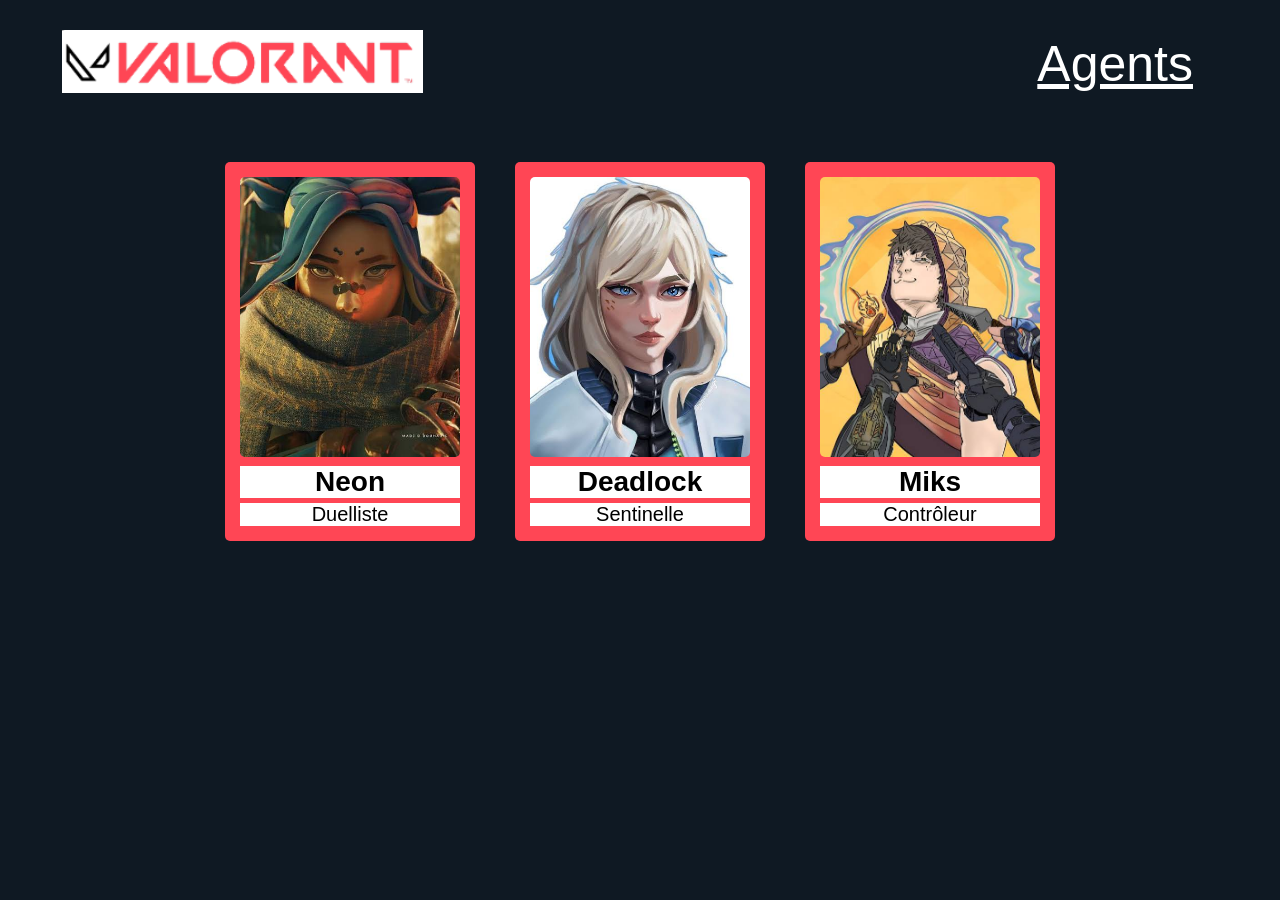
<file: Zhang_Ethan_GRB_HTMLCSS/agents.html>
<!doctype html>

<html>
<head>
    <meta charset="utf-8" />
    <link rel="stylesheet" href="style.css" />
    <title>Neon - Valorant</title>
</head>
<body>
    <div class="site">
    <header>
        <div class="logo">
        <a href="valorant.html">
        <img src="Valorant logo.png" alt="Logo Valorant" />
        </div>

        <div class="agents">
        <a href="agents.html">Agents</a>
        </div>

    </header>
    <main>
    <div class="liste-agents">
        <div class="carte-agent">
        <a href="neon.html">
            <img src="neonflow.jpg" alt="Neon" />
            <h2>Neon</h2>
            <p>Duelliste</p>
        </a>
        </div>
        <div class="carte-agent">
        <a href="deadlock.html">
            <img src="deadlock aura farming.jpg" alt="Deadlock" />
            <h2>Deadlock</h2>
            <p>Sentinelle</p>
        </a>
        </div>
        <div class="carte-agent">
        <a href="miks.html">
            <img src="Miks.jpg" alt="Miks" />
            <h2>Miks</h2>
            <p>Contrôleur</p>
        </a>
        </div>
    </div>
        </main>
    <footer>
        
    </footer>
    </body>
</html>
</file>
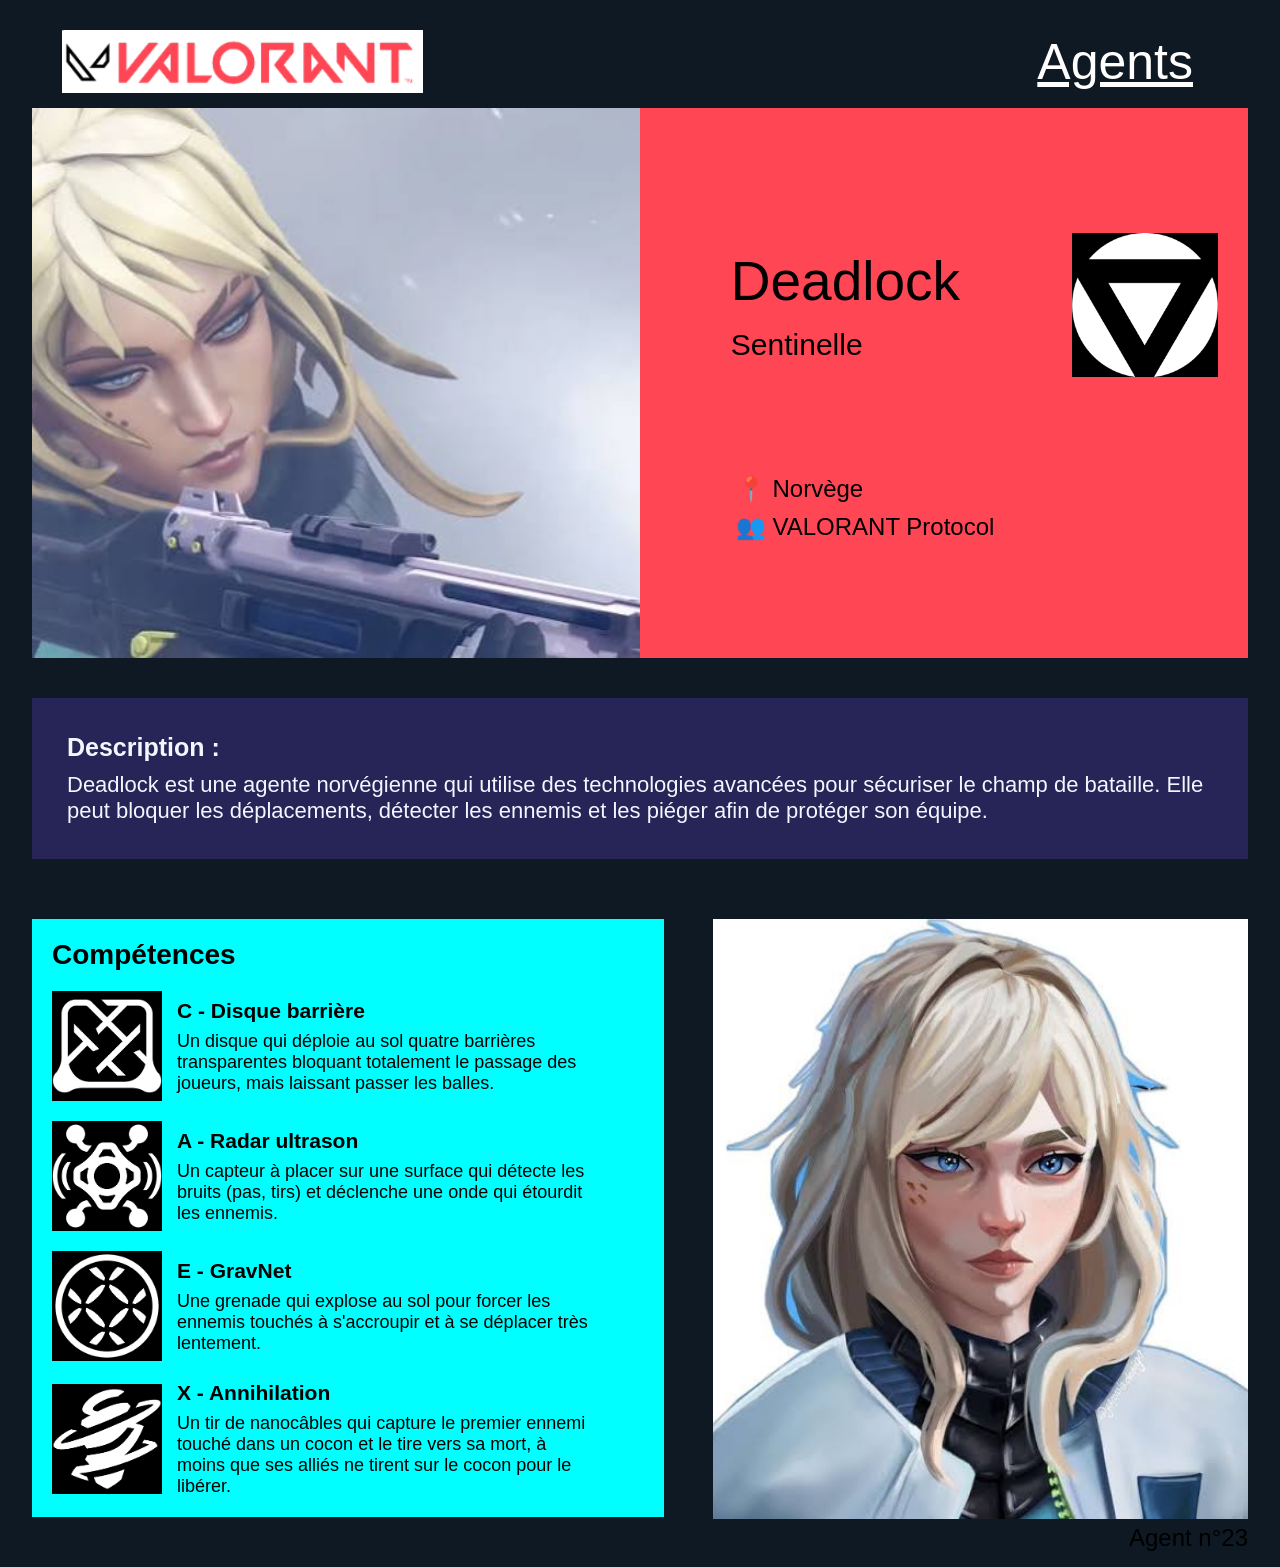
<file: Zhang_Ethan_GRB_HTMLCSS/deadlock.html>
<html>
<head>
    <meta charset="utf-8" />
    <link rel="stylesheet" href="style.css" />
    <title>Neon - Valorant</title>
</head>
<body>
    <div class="site">
    <header>
        <div class="logo">
        <a href="valorant.html">
        <img src="Valorant logo.png" alt="Logo Valorant" />
        </div>

        <div class="agents">
        <a href="agents.html">Agents</a>
        </div>

    </header>

    </header>
<section class="haut">
        <div class="image-neon">
            <img src="Deadlock pp.jpg" alt="Deadlock" />
        </div>

        <div class="informations">
            <div class="identite">
            <div class="identite-texte">
                <h1>Deadlock</h1>
                <p>Sentinelle</p>
            </div>
            <div class="identite-logo">
                <img src="Sentinelle logo.png" alt="Logo Sentinelle" />
            </div>
            </div>
            <div class="origine">
            <p>📍 Norvège</p>
            <p>👥 VALORANT Protocol</p>
            </div>
        </div>
        </section>
        <section class="description">
        <h2>Description :</h2>
        <p>
            Deadlock est une agente norvégienne qui utilise des technologies avancées pour sécuriser le champ de bataille. Elle peut bloquer les déplacements, détecter les ennemis et les piéger afin de protéger son équipe.
        </p>
        </section>
        <section class="bas">
        <div class="competences">
            <h2>Compétences</h2>

            <!-- COMPETENCE 1 -->
            <div class="competence">
            <img src="Deadlock c.png" alt="Disque barrière" />

            <div class="texte-competence">
                <h3>C - Disque barrière</h3>

                <p>
                Un disque qui déploie au sol quatre barrières transparentes bloquant totalement le passage des joueurs, mais laissant passer les balles.
                </p>
            </div>
            </div>

            <!-- COMPETENCE 2 -->
            <div class="competence">
            <img src="Deadlock A.png" alt="Radar ultrason" />

            <div class="texte-competence">
                <h3>A - Radar ultrason</h3>

                <p>
                Un capteur à placer sur une surface qui détecte les bruits (pas, tirs) et déclenche une onde qui étourdit les ennemis.
                </p>
            </div>
            </div>

            <!-- COMPETENCE 3 -->
            <div class="competence">
            <img src="Deadlock E.png" alt="GravNet" />

            <div class="texte-competence">
                <h3>E - GravNet</h3>

                <p>
                Une grenade qui explose au sol pour forcer les ennemis touchés à s'accroupir et à se déplacer très lentement.
                </p>
            </div>
            </div>

            <!-- COMPETENCE 4 -->
            <div class="competence">
            <img src="Deadlock x.png" alt="Annihilation" />

            <div class="texte-competence">
                <h3>X - Annihilation</h3>

                <p>
                Un tir de nanocâbles qui capture le premier ennemi touché dans un cocon et le tire vers sa mort, à moins que ses alliés ne tirent sur le cocon pour le libérer.
                </p>
            </div>
            </div>
        </div>
        <div class="portrait">
            <img src="deadlock aura farming.jpg" alt="Portrait de Deadlock" />

            <p>Agent n°23</p>
        </div>
        </section>
    </main>
    </div>
</body>
</html>
</file>
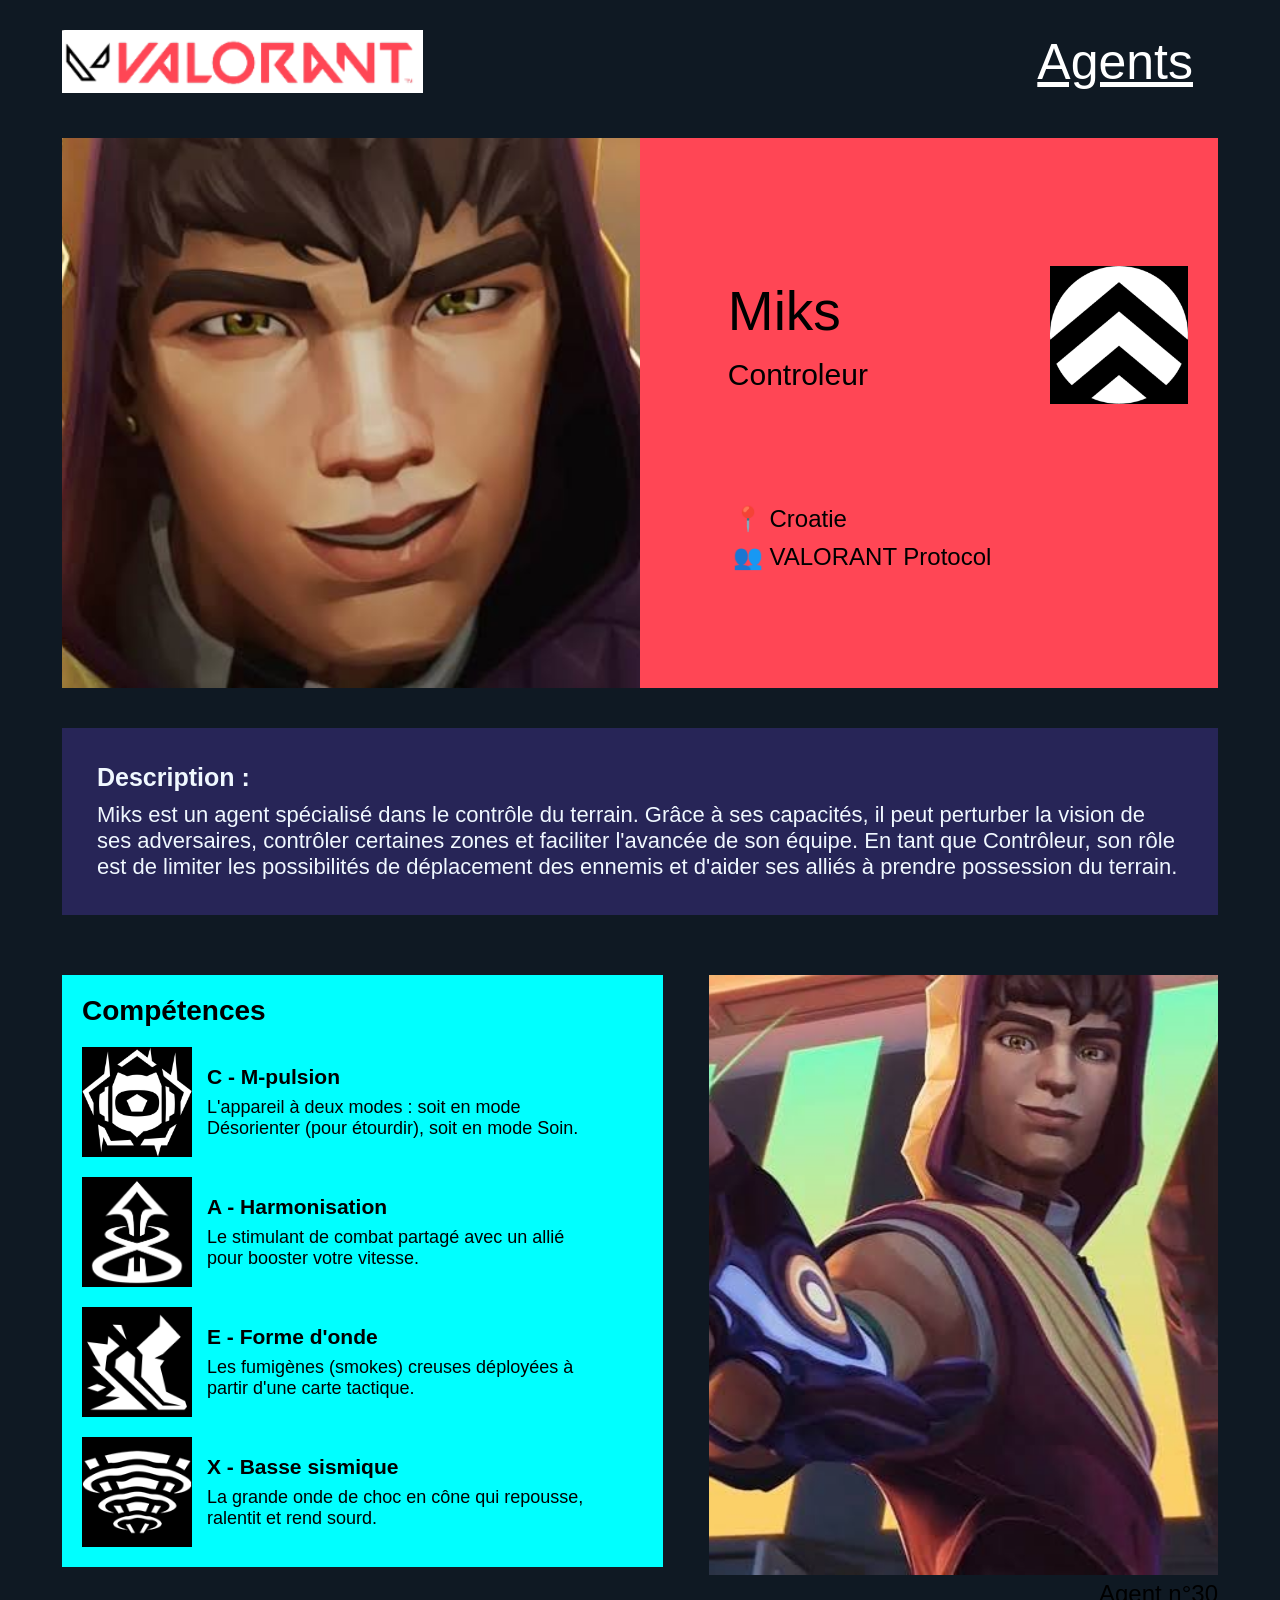
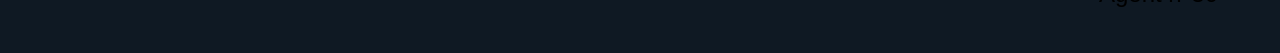
<file: Zhang_Ethan_GRB_HTMLCSS/miks.html>
<html>
<head>
    <meta charset="utf-8" />
    <link rel="stylesheet" href="style.css" />
    <title>Neon - Valorant</title>
</head>
<body>
    <div class="site">
    <header>
        <div class="logo">
        <a href="valorant.html">
        <img src="Valorant logo.png" alt="Logo Valorant" />
        </div>

        <div class="agents">
        <a href="agents.html">Agents</a>
        </div>

    </header>

    <main>
        <section class="haut">
        <div class="image-neon">
            <img src="Miks flex.jpg" alt="Miks1" />
        </div>

        <div class="informations">
            <div class="identite">
            <div class="identite-texte">
                <h1>Miks</h1>
                <p>Controleur</p>
            </div>
            <div class="identite-logo">
                <img src="Controller logo.png" alt="Logo Controleur" />
            </div>
            </div>
            <div class="origine">
            <p>📍 Croatie</p>
            <p>👥 VALORANT Protocol</p>
            </div>
        </div>
        </section>
        <section class="description">
        <h2>Description :</h2>
        <p>
            Miks est un agent spécialisé dans le contrôle du terrain. Grâce à ses capacités, il peut perturber la vision de ses adversaires, contrôler certaines zones et faciliter l'avancée de son équipe. En tant que Contrôleur, son rôle est de limiter les possibilités de déplacement des ennemis et d'aider ses alliés à prendre possession du terrain.
        </p>
        </section>
        <section class="bas">
        <div class="competences">
            <h2>Compétences</h2>

            <!-- COMPETENCE 1 -->
            <div class="competence">
            <img src="Miks C.png" alt="M-pulsion" />

            <div class="texte-competence">
                <h3>C - M-pulsion</h3>
                <p>
                L'appareil à deux modes : soit en mode Désorienter (pour étourdir), soit en mode Soin.
                </p>
            </div>
            </div>

            <!-- COMPETENCE 2 -->
            <div class="competence">
            <img src="Miks A.png" alt="Harmonisation" />

            <div class="texte-competence">
                <h3>A - Harmonisation</h3>
                <p>
                Le stimulant de combat partagé avec un allié pour booster votre vitesse.
                </p>
            </div>
            </div>

            <!-- COMPETENCE 3 -->
            <div class="competence">
            <img src="E.png" alt="Forme d'onde" />

            <div class="texte-competence">
                <h3>E - Forme d'onde</h3>
                <p>
                Les fumigènes (smokes) creuses déployées à partir d'une carte tactique.
                </p>
            </div>
            </div>

            <!-- COMPETENCE 4 -->
            <div class="competence">
            <img src="Miks X.png" alt="Basse sismique" />

            <div class="texte-competence">
                <h3>X - Basse sismique</h3>

                <p>
                La grande onde de choc en cône qui repousse, ralentit et rend sourd.
                </p>
            </div>
            </div>
        </div>
        <div class="portrait">
            <img src="Miks pp.jpg" alt="Portrait de Miks" />

            <p>Agent n°30</p>
        </div>
        </section>
    </main>
    </div>
</body>
</html>
</file>
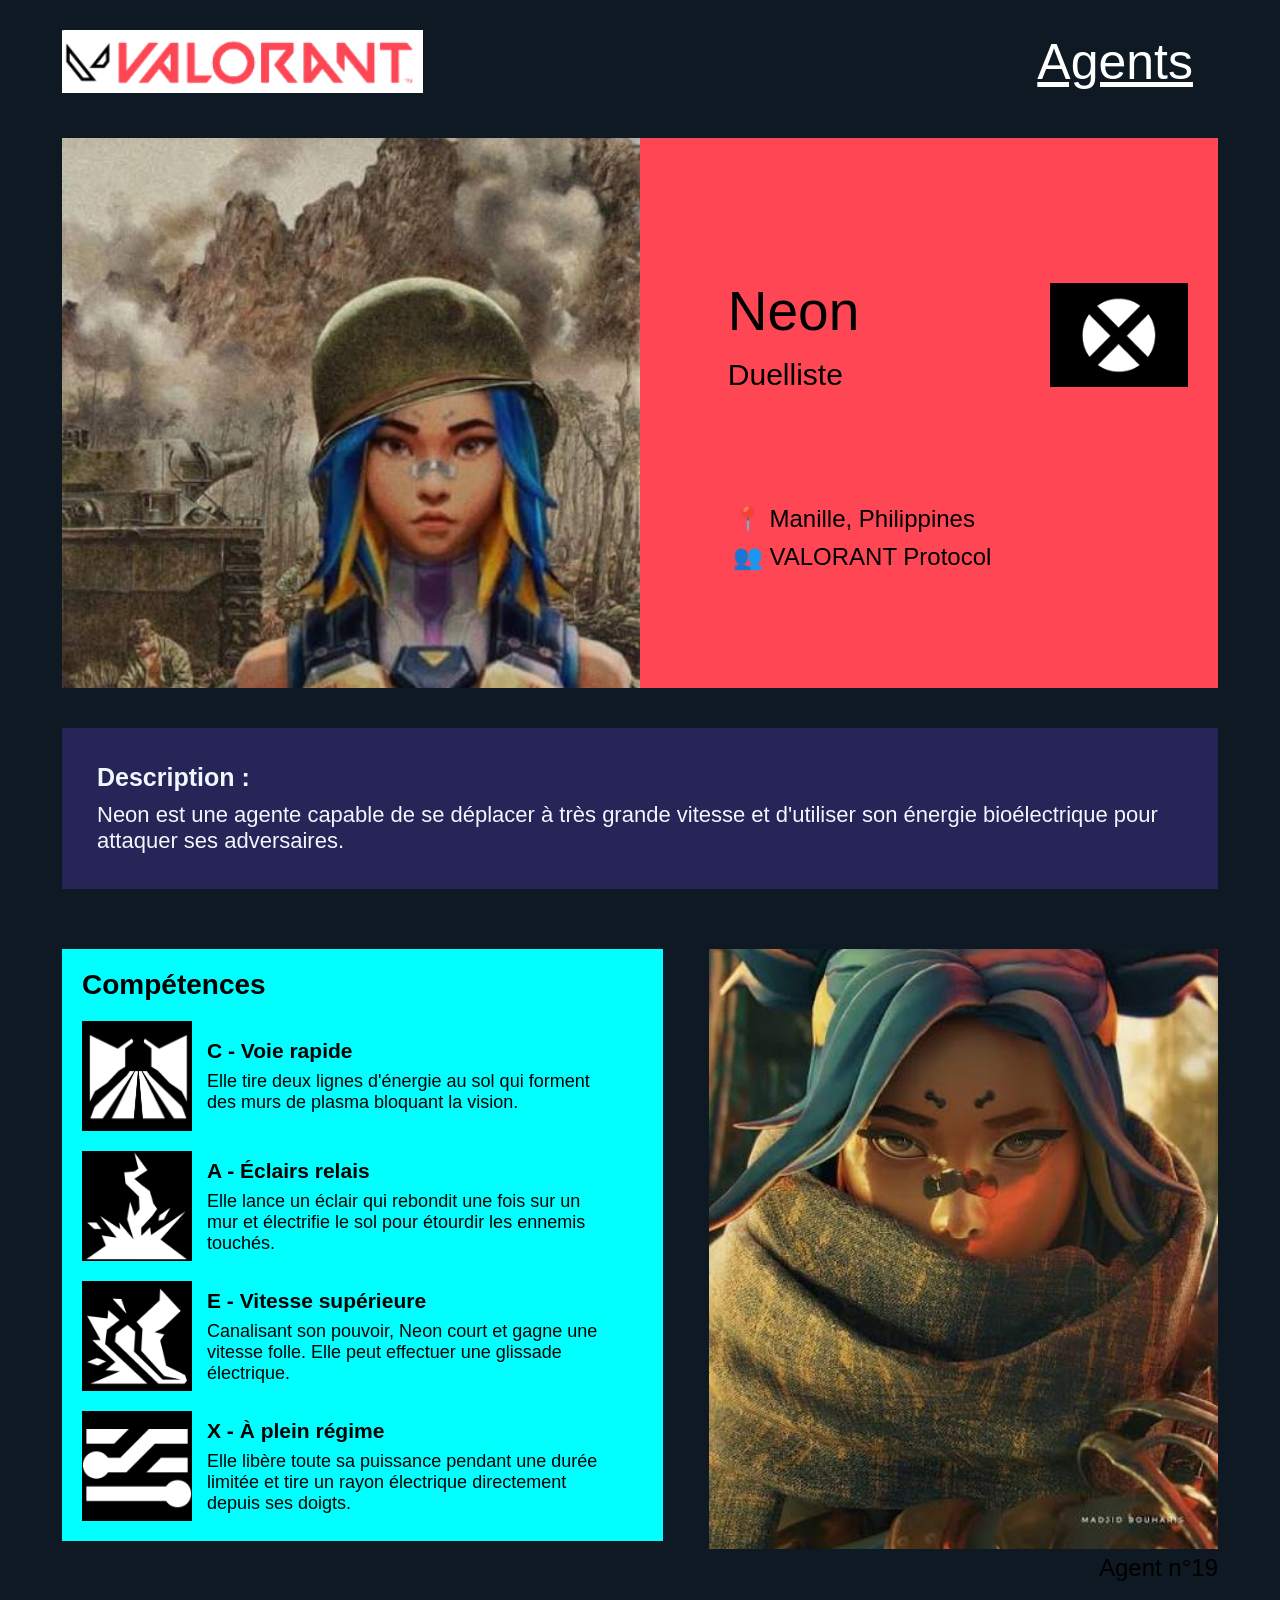
<file: Zhang_Ethan_GRB_HTMLCSS/neon.html>
<html>
<head>
    <meta charset="utf-8" />
    <link rel="stylesheet" href="style.css" />
    <title>Neon - Valorant</title>
</head>
<body>
    <div class="site">
    <header>
        <div class="logo">
        <a href="valorant.html">
        <img src="Valorant logo.png" alt="Logo Valorant" />
        </div>

        <div class="agents">
        <a href="agents.html">Agents</a>
        </div>

    </header>

    <main>
        <section class="haut">
        <div class="image-neon">
            <img src="neonpp.jpg" alt="Neon 1qi" />
        </div>

        <div class="informations">
            <div class="identite">
            <div class="identite-texte">
                <h1>Neon</h1>
                <p>Duelliste</p>
            </div>
            <div class="identite-logo">
                <img src="Duellist logo.png" alt="Logo Duelliste" />
            </div>
            </div>
            <div class="origine">
            <p>📍 Manille, Philippines</p>
            <p>👥 VALORANT Protocol</p>
            </div>
        </div>
        </section>
        <section class="description">
        <h2>Description :</h2>
        <p>
            Neon est une agente capable de se déplacer à très grande vitesse et
            d'utiliser son énergie bioélectrique pour attaquer ses adversaires.
        </p>
        </section>
        <section class="bas">
        <div class="competences">
            <h2>Compétences</h2>

            <!-- COMPETENCE 1 -->
            <div class="competence">
            <img src="C.png" alt="Voie rapide" />

            <div class="texte-competence">
                <h3>C - Voie rapide</h3>

                <p>
                Elle tire deux lignes d'énergie au sol qui forment des murs de
                plasma bloquant la vision.
                </p>
            </div>
            </div>

            <!-- COMPETENCE 2 -->
            <div class="competence">
            <img src="A.png" alt="Eclairs relais" />

            <div class="texte-competence">
                <h3>A - Éclairs relais</h3>

                <p>
                Elle lance un éclair qui rebondit une fois sur un mur et
                électrifie le sol pour étourdir les ennemis touchés.
                </p>
            </div>
            </div>

            <!-- COMPETENCE 3 -->
            <div class="competence">
            <img src="E.png" alt="Vitesse supérieure" />

            <div class="texte-competence">
                <h3>E - Vitesse supérieure</h3>

                <p>
                Canalisant son pouvoir, Neon court et gagne une vitesse folle.
                Elle peut effectuer une glissade électrique.
                </p>
            </div>
            </div>

            <!-- COMPETENCE 4 -->
            <div class="competence">
            <img src="X.png" alt="A plein régime" />

            <div class="texte-competence">
                <h3>X - À plein régime</h3>

                <p>
                Elle libère toute sa puissance pendant une durée limitée et
                tire un rayon électrique directement depuis ses doigts.
                </p>
            </div>
            </div>
        </div>
        <div class="portrait">
            <img src="neonflow.jpg" alt="Portrait de Neon" />

            <p>Agent n°19</p>
        </div>
        </section>
    </main>
    </div>
</body>
</html>
</file>
<file: Zhang_Ethan_GRB_HTMLCSS/style.css>
* {
    box-sizing: border-box;
    margin: 0;
    padding: 0;
}

body {
    background-color: white;
    font-family: Arial, sans-serif;
}

.site {
    width: 95%;
    margin: 15px auto;
}

header {
    width: 100%;
    background-color: white ;
    display: flex;
    align-items: center;
    justify-content: space-between;
    padding: 15px 30px;
}

.logo {
    width: 35%;
}

.logo img {
    width: 32
0px;
}

.a
.agents {
    width: 20%;
    text-align: center;
}

.agents a {
    color: white;
    font-size: 50px;
    text-decoration-line: underline;
    padding: 5px 25px;
    transition: transform 0.3s ease;
}

.recherche {
    width: 27%;
    padding: 10px 15px; 
    color: black;
}

.recherche p {
    font-size: 45px;
}

main {
    padding: 30px;
}

.haut {
    width: 100%;
    background-color:#ff4655;
    display: flex;
    align-items: center;
    justify-content: space-between;
    flex-wrap: wrap;
}

.image-neon {
    width: 50%;
    height: 550px;
}

.image-neon img {
    width: 100%;
    height: 100%;
    object-fit: cover;
}

.informations {
    width: 45%;
}

.identite {
    width: 100%;
    height: 230px;
    padding: 30px;
    display: flex;
    align-items: center;
    justify-content: space-between;
    margin-bottom: 20px;
}

.identite-texte {
    width: 60%;
}

.identite-texte h1 {
    font-size: 55px;
    font-weight: normal;
}

.identite-texte p {
    font-size: 30px;
    margin-top: 15px;
}

.identite-logo {
    width: 30%;
}

.identite-logo img {
    width: 100%;
}

.origine {
    width: 100%;
    padding: 25px;
}

.origine p {
    font-size: 24px;
    margin: 10px;
}

.description {
    width: 100%;
    color: aliceblue;
    background-color: #272557;
    padding: 35px;
    margin-top: 40px;
}

.description h2 {
    font-size: 25px;
    margin-bottom: 10px;
}

.description p {
    font-size: 22px;
}

.bas {
    width: 100%;
    display: flex;
    justify-content: space-between;
    align-items: flex-start;
    flex-wrap: wrap;
    margin-top: 60px;
}

.competences {
    width: 52%;
    background-color:cyan;
    padding: 20px;
}

.competences h2 {
    font-size: 28px;
    margin-bottom: 10px;
}

.competence {
    width: 100%;
    display: flex;
    align-items: center;
    margin-top: 20px;
}

.competence img {
    width: 110px;
    height: 110px;
    object-fit: cover;
    margin-right: 15px;
    transition: transform 0.3s ease;
}

.texte-competence {
    width: 70%;
}

.texte-competence h3 {
    font-size: 21px;
    margin-bottom: 8px;
}

.texte-competence p {
    font-size: 18px;
}

.portrait {
    width: 44%;
    text-align: right;
}

.portrait img {
    width: 100%;
    height: 600px;
    object-fit: cover;
}

.portrait p {
    font-size: 24px;
    margin-top: 5px;
}

body {
    background-color: #0f1923;    
}

header {
    background-color: #0f1923;
}

.liste-agents {
    display: flex;
    background-color: #0f1923;  
    flex-wrap: wrap;
    justify-content: center;
}

.carte-agent {
    width: 250px;   
    margin: 20px;
    padding: 15px;
    background-color: #ff4655;
    text-align: center; 
    transition: transform 0.3s ease;
    border-radius: 5px;
}

.carte-agent img {
    width: 100%;
    height: 280px;  
    object-fit: cover;
    border-radius: 5px;
}

.carte-agent h2 {
    font-size: 28px;
    margin-top: 5px;
    background-color: white; 
}

.carte-agent p {
    font-size: 20px;
    margin-top: 5px;
    background-color: white; 
}

.carte-agent a {
    color: black;
    text-decoration: none;
}

.carte-agent:hover{
    transform: scale(1.1);
    transition: transform 0.3s ease;
}

.agents:hover{
    transform: scale(1.1);
    transition: transform 0.3s ease;
}

.competence:hover{
    transform: scale(1.1);
    transition: transform 0.3s ease;
}

.accueil {
        position: relative;
        width: 100%;
        height: calc 100vh;
        overflow: hidden;
}

.video-fond{ 
        position: absolute;
        width: 100%;
        height: 100%;
        object-fit: cover;
        object-position: center 40%;
}
</file>
